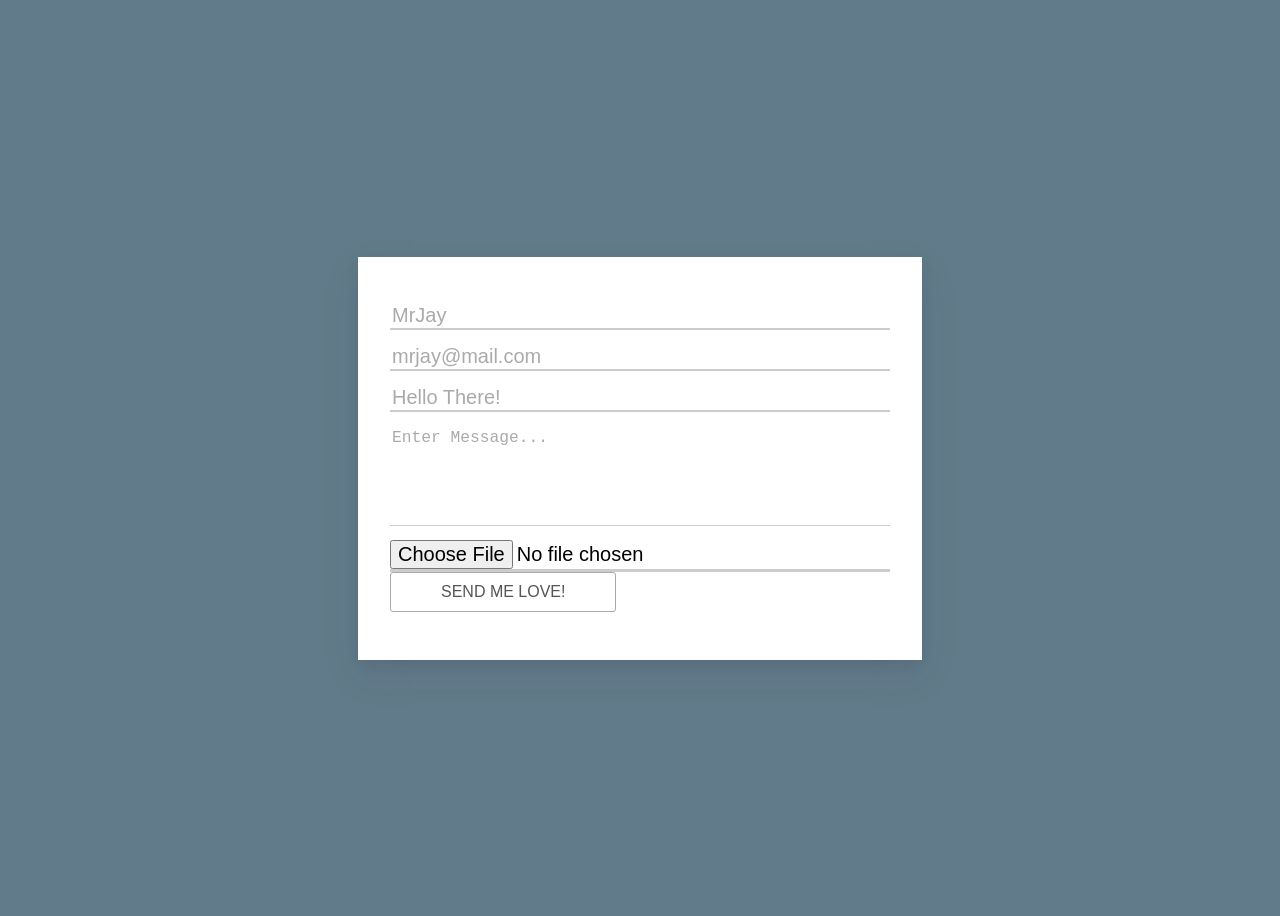
<file: phpDir/src/miniproject02/index.html>
<html lang="en">
  <head>
    <meta charset="UTF-8" />
    <meta name="viewport" content="width=device-width, initial-scale=1.0" />
    <title>Document</title>
    <link rel="stylesheet" href="webform.css" media="all" />
    <script src="https://ajax.googleapis.com/ajax/libs/jquery/3.4.1/jquery.min.js"></script>
    <script src="main.js"></script>
  </head>

  <body>
    <div class="container">
      <form action="webform.php" method="POST" class="form" data-netlify="true">
        <div class="field">
          <label for="name" class="form-label">Your Name</label>
          <input
            type="text"
            class="form-control"
            id="name"
            name="name"
            placeholder="MrJay"
            tabindex="1"
            required
          />
        </div>
        <div class="field">
          <label for="email" class="form-label">Your Email</label>
          <input
            type="email"
            class="form-control"
            id="email"
            name="email"
            placeholder="mrjay@mail.com"
            tabindex="2"
            required
          />
        </div>
        <div class="field">
          <label for="subject" class="form-label">Subject</label>
          <input
            type="text"
            class="form-control"
            id="subject"
            name="subject"
            placeholder="Hello There!"
            tabindex="3"
            required
          />
        </div>
        <div class="field">
          <label for="message" class="form-label">Message</label>
          <textarea
            class="form-control"
            rows="5"
            cols="50"
            id="message"
            name="message"
            placeholder="Enter Message..."
            tabindex="4"
          ></textarea>
        </div>

        <div class="field">
          <label for="files" class="form-label">Attachments</label>
          <input
          type="file"
            class="form-control"
            rows="5"
            cols="50"
            id="files"
            name="files"
            placeholder="Upload files"
          ></input>
        </div>
        <div class="field">
          <div data-netlify-recaptcha="true"></div>
        </div>

        <div>
          <button type="submit" name="submit" class="btn">Send me love!</button>
        </div>
      </form>
    </div>
  </body>
</html>
</file>
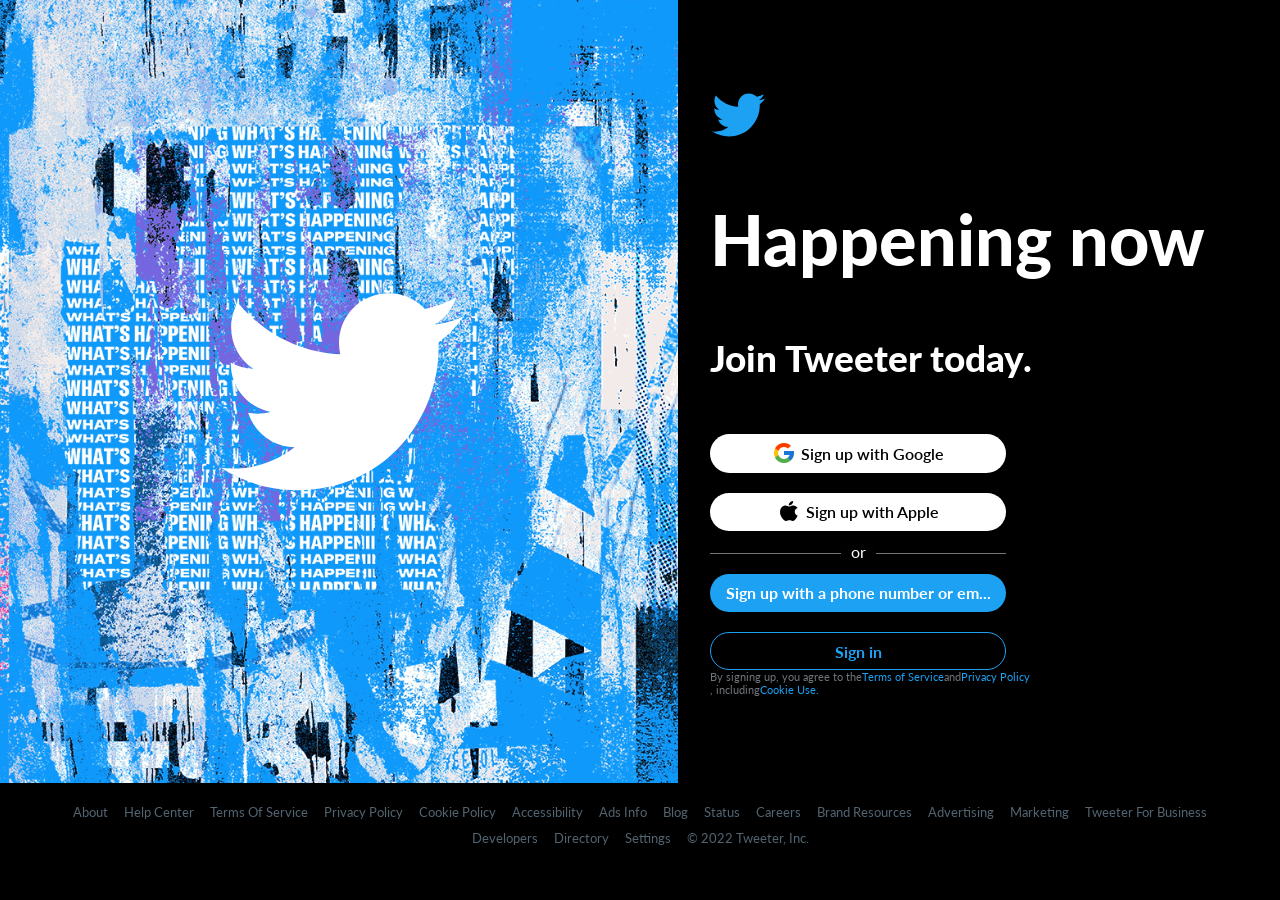
<file: phpDir/src/Tweeter/index.html>
<html lang="en">
<head>
  <meta charset="UTF-8">
  <meta http-equiv="X-UA-Compatible" content="IE=edge">
  <meta name="viewport" content="width=device-width, initial-scale=1.0">
  <link rel="stylesheet" href="style.css">
  <title>Tweeter</title>
</head>
    <body>
      <div class="container">
        <div class="image">
          <svg viewBox="0 0 24 24" aria-hidden="true" class="big-bird">
            <g>
              <path d="M23.643 4.937c-.835.37-1.732.62-2.675.733.962-.576 1.7-1.49 2.048-2.578-.9.534-1.897.922-2.958 1.13-.85-.904-2.06-1.47-3.4-1.47-2.572 0-4.658 2.086-4.658 4.66 0 .364.042.718.12 1.06-3.873-.195-7.304-2.05-9.602-4.868-.4.69-.63 1.49-.63 2.342 0 1.616.823 3.043 2.072 3.878-.764-.025-1.482-.234-2.11-.583v.06c0 2.257 1.605 4.14 3.737 4.568-.392.106-.803.162-1.227.162-.3 0-.593-.028-.877-.082.593 1.85 2.313 3.198 4.352 3.234-1.595 1.25-3.604 1.995-5.786 1.995-.376 0-.747-.022-1.112-.065 2.062 1.323 4.51 2.093 7.14 2.093 8.57 0 13.255-7.098 13.255-13.254 0-.2-.005-.402-.014-.602.91-.658 1.7-1.477 2.323-2.41z">

              </path>
            </g>
          </svg>
        </div>

        <div class="content">
          <svg viewBox="0 0 24 24" aria-hidden="true" class="small-bird">
            <g>
              <path d="M23.643 4.937c-.835.37-1.732.62-2.675.733.962-.576 1.7-1.49 2.048-2.578-.9.534-1.897.922-2.958 1.13-.85-.904-2.06-1.47-3.4-1.47-2.572 0-4.658 2.086-4.658 4.66 0 .364.042.718.12 1.06-3.873-.195-7.304-2.05-9.602-4.868-.4.69-.63 1.49-.63 2.342 0 1.616.823 3.043 2.072 3.878-.764-.025-1.482-.234-2.11-.583v.06c0 2.257 1.605 4.14 3.737 4.568-.392.106-.803.162-1.227.162-.3 0-.593-.028-.877-.082.593 1.85 2.313 3.198 4.352 3.234-1.595 1.25-3.604 1.995-5.786 1.995-.376 0-.747-.022-1.112-.065 2.062 1.323 4.51 2.093 7.14 2.093 8.57 0 13.255-7.098 13.255-13.254 0-.2-.005-.402-.014-.602.91-.658 1.7-1.477 2.323-2.41z">

              </path>
            </g>
          </svg>

          <h1>Happening now</h1>
          <h3>Join Tweeter today.</h3>


          <div class="button">
            <a href="#" class="btn btn-signupAnother ">
              <img src="img/google.png" class="googleLogo"/>Sign up with Google
            </a>

            <a href="#" class="btn btn-signupAnother">
              <img src="img/apple.png" class="appleLogo"/>Sign up with Apple
            </a>

            <div class="or"><span>or</span></div>

            <a href="#" class="btn btn-signup">Sign up with a phone number or em...</a>

            <a href="loginPage.php" class="btn btn-login">Sign in</a>

            <small class="terms">By signing up, you agree to the <a href="#"> Terms of Service</a> and <a href="#"> Privacy Policy</a>, including <a href="#"> Cookie Use.</a></small>
          </div>
        </div>

        <div class="footer">
          <nav>
            <a href="#">About</a>
            <a href="#">help center</a>
            <a href="#">terms of service</a>
            <a href="#">privacy policy</a>
            <a href="#">cookie policy</a>
            <a href="#">accessibility</a>
            <a href="#">ads info</a>
            <a href="#">blog</a>
            <a href="#">status</a>
            <a href="#">careers</a>
            <a href="#">brand resources</a>
            <a href="#">advertising</a>
            <a href="#">marketing</a>
            <a href="#">tweeter for business</a>
            <a href="#">developers</a>
            <a href="#">directory</a>
            <a href="#">settings</a>
            <div>&copy; 2022 Tweeter, Inc.</div>
          </nav>
        </div>
      </div>
    </body>
</html>
</file>
<file: phpDir/src/miniproject02/webform.css>
:root{
    --font-color:#555;
    --font-hover-color:orange;
}
body{
    display:flex;
    justify-content:center;
    align-items:center;
    height:100vh;
    font-family:"Raleway", sans-serif;
    background-color:#627b8a;
}

.container{
    width:500px;
    box-shadow: 0 15px 35px rgba(50,50,93,.1),0 5px 15px rgba(0,0,0,.07);
    padding:2em;
    background-color:#fff;
}
.form-group{
    margin-bottom:1.5em;
    transition:all .3s;
}
.form-label{
    font-size:.75em;
    color:var(--font-color);
    display:block;
    opacity:0;
    transition: all .3s;
    transform:translateX(-50px);
}
.form-control{
    box-shadow:none;
    border-radius:0;
    border-color:#ccc;
    border-style:none none solid none;
    width:100%;
    font-size:1.25em;
    transition:all .6s;
}
.form-control::placeholder{
    color:#aaa;
}
.form-control:focus{
    box-shadow:none;
    border-color:var(--font-hover-color);
    outline:none;
}
.form-group:focus-within{
    transform:scale(1.1,1.1);
}

.form-control:invalid:focus{
    border-color:red;
}
.form-control:valid:focus{
    border-color:green;
}

.btn{
    background: 0 0 #fff;
    border:1px solid #aaa;
    border-radius:3px;
    color:var(--font-color);
    font-size:1em;
    padding:10 50px;
    text-transform:uppercase;
}
.btn:hover{
    border-color:var(--font-hover-color);
    color:var(--font-hover-color);
}
textarea{
    resize:none;
}



.focused > .form-label{
    opacity:1;
    transform:translateX(0px);

}
</file>
<file: phpDir/src/Tweeter/style.css>
@import url('https://fonts.googleapis.com/css2?family=Lato&display=swap');

*,
*::before,
*::after {
  margin: 0;
  padding: 0;
  box-sizing: border-box;
  
}

body {
  font-family: 'Lato', sans-serif;
  min-height: 100vh;
  overflow-x: hidden;
  background-color: black !important;
  /* color: white !important; */
}

.container {
  width: 100vw;
  height: 87vh;
  display: flex;
  flex-wrap: wrap;
}

.image {
  height: 100%;
  background: url('img/cover-img.png') center center/cover;
  flex: 0 1 53vw;
  position: relative;
}

.content {
  flex: 0 0 47vw;
  display: flex;
  flex-direction: column;
  align-items: flex-start;
  justify-content: space-evenly;
  padding: 2rem;

}

.big-bird {
  width: 16rem;
  position: absolute;
  top: 50%;
  left: 50%;
  transform: translate(-50%, -50%);
  fill: #fff;
}

.small-bird {
 width: 3.5rem;
 fill: #1da1f2;
}

h1, h3 {
  color: white;
  font-weight: 900;
}

h1 {
  font-size: 70px;
}

h3 {
  font-size: 2.3rem;
}

.googleLogo{
  width: 1.5em;
  margin-right: 0.3em;
}

.appleLogo{

  margin-right: 0.3em;
}

.or {
  width: 18.5rem;
  text-align: center; 
  border-bottom: 1px solid rgb(113, 118, 123); 
  line-height: 0.1em;
  margin: 10px 0 20px; 
  color: white;
}

.or span {
  background:rgb(1, 1, 1); 
  padding:0 10px; 
}



.btn {
  display: flex;
  align-items: center;
  justify-content: center;
  width: 18.5rem;
  height: 2.4rem;
  border-radius: 10vw;
  font-size: 1rem;
  text-decoration: none;
  font-weight: 700;
}

.btn-signup {
  background: #1da1f2;
  color: #fff;
  transition: all .2s ease;
  margin-bottom: 20px;
}

.btn-signupAnother {
  background: #ffffff;
  color: rgb(0, 0, 0);
  transition: all .2s ease;
  margin-bottom: 20px;
  font-weight: 600;
}

.btn-signup:hover {
  background: #1f94dd;
}

.btn-login {
  border: 1px solid #1da1f2;
  color: #1da1f2;
}

.terms {
  display: flex;
  flex-wrap: wrap;
  /* border: 1px solid white;
  align-items: center;
  justify-content: center; */
  width: 20rem;
  color:rgb(113, 118, 123);
  font-size: 0.7em;
}

small a:link {
  color: #1da1f2 !important;
  background-color: transparent;
  text-decoration: none;
}


.footer {
  padding: 1rem 2%;
}

.footer nav {
  display: flex;
  flex-direction: row;
  flex-wrap: wrap;
  justify-content: center;
  align-items: center;
}

.footer nav a,
.footer nav div {
  text-decoration: none;
  font-size: 13px;
  color: #536471;
  margin: .3rem .5rem;
  text-transform: capitalize;
  border-bottom: 1px solid transparent;
  transition: all .2s ease;
}

.footer nav a:hover {
  border-bottom: 1px solid #536471;
}

@media(max-width: 1050px) {
  .content {
    order: -1;
    max-width: 600px;
    height: 80vh;
    margin: 0 auto;
  }

  .image {
    height: 50vh;
    flex:  0 1 100vw;
  }

  .button {
    flex-direction: column;
  }

  .btn {
    /* width: 20rem; */
    margin-right: 1rem;
  }

  h1 {
    font-size: 8vw;
  }
}

@media(max-width: 580px) {
  .content {
    padding: 2rem;
    margin: 0;
  }

  .button {
    flex-direction: column;
  }

  .btn {
    width: 20rem;
  }
  h1 {
    font-size: 10vw;
  }

  h3 {
    font-size: 1.7rem;
  }
}
</file>
